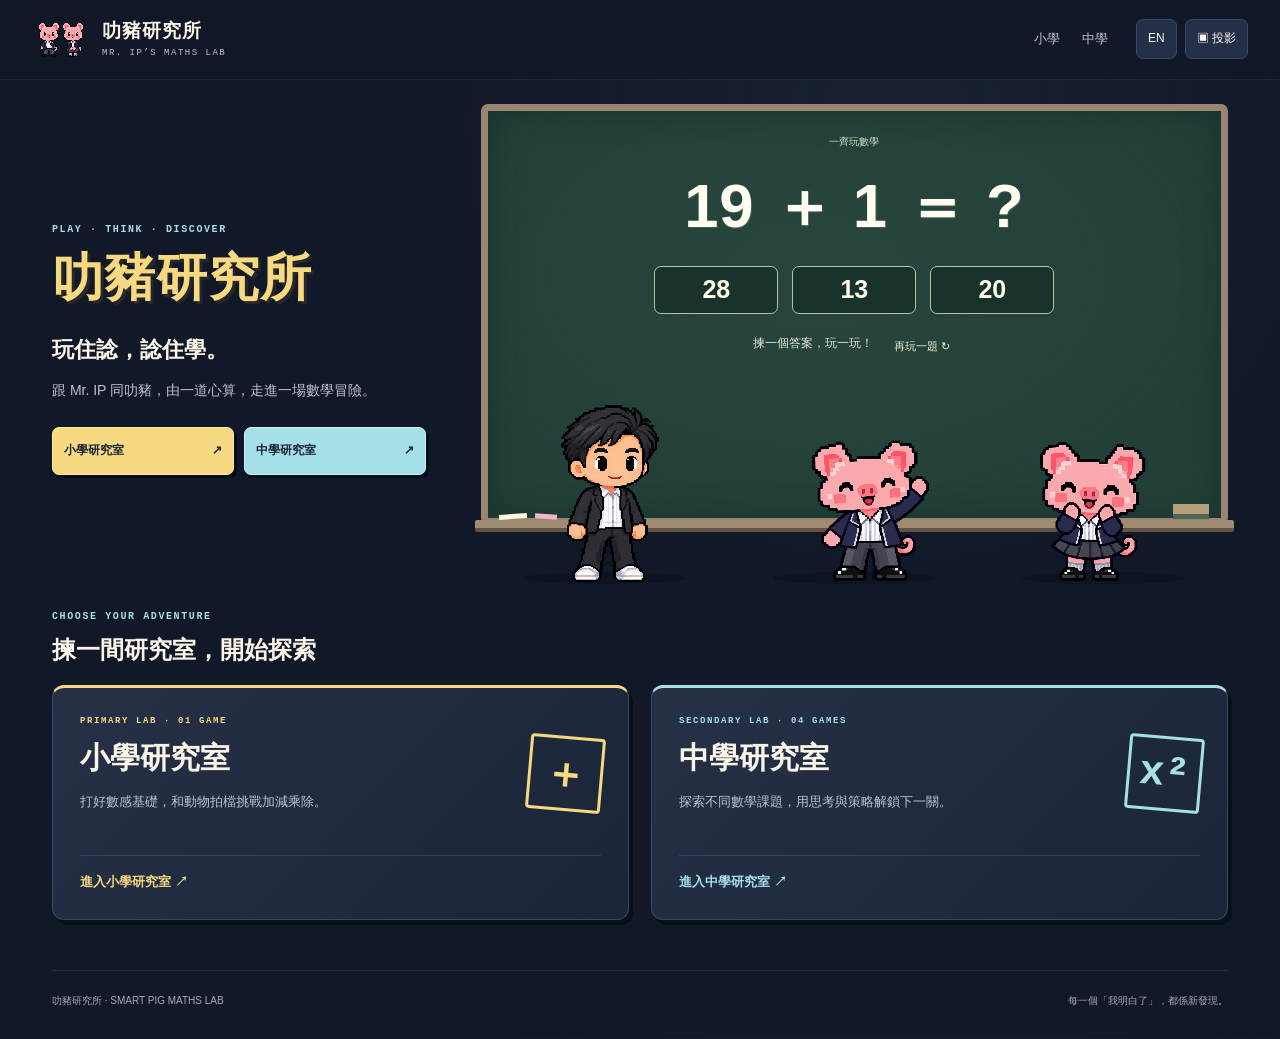
<file: index.html>
<!doctype html><html lang="zh-Hant"><head><meta charset="utf-8"><meta name="viewport" content="width=device-width,initial-scale=1"><meta name="theme-color" content="#111827"><meta name="description" content="叻豬研究所：Mr. IP 與叻豬陪你玩數學，一起探索小學及中學不同數學課題。"><title>首頁｜叻豬研究所</title><link rel="icon" href="assets/pig-pair.png" type="image/png"><link rel="stylesheet" href="style.css?v=upgrade10"><script defer src="math.js?v=upgrade10"></script><script defer src="app.js?v=upgrade10"></script></head><body data-page="index"><a class="skip" href="#main"><span data-zh="跳至主要內容" data-en="Skip to content">跳至主要內容</span></a><header class="site-header"><nav class="navigation" aria-label="主要導覽"><a class="brand" href="index.html"><span class="mini-duo" aria-hidden="true"><i class="pig-art boy"></i><i class="pig-art girl"></i></span><span><strong><span data-zh="叻豬研究所" data-en="Smart Pig Maths Lab">叻豬研究所</span></strong><small>MR. IP’S MATHS LAB</small></span></a><div class="nav-links"><a href="primary.html"><span data-zh="小學" data-en="Primary">小學</span></a><a href="secondary.html"><span data-zh="中學" data-en="Secondary">中學</span></a></div><div class="nav-tools"><button class="icon-button" id="language" aria-label="切換語言 / Switch language">EN</button><button class="icon-button projection-toggle" aria-pressed="false"><span data-zh="▣ 投影" data-en="▣ Present">▣ 投影</span></button></div></nav></header><div class="projection-bar"><span><span data-zh="課室投影模式" data-en="Classroom presentation">課室投影模式</span></span><div><button id="fullscreen"><span data-zh="全螢幕" data-en="Full screen">全螢幕</span></button><button class="projection-toggle" aria-pressed="true"><span data-zh="返回一般模式" data-en="Exit presentation">返回一般模式</span></button></div></div><main id="main" class="container"><section class="home-hero"><div class="hero-intro"><span class="eyebrow">PLAY · THINK · DISCOVER</span><h1><span data-zh="叻豬研究所" data-en="Smart Pig Maths Lab">叻豬研究所</span></h1><p class="hero-tagline"><span data-zh="玩住諗，諗住學。" data-en="Play. Think. Discover.">玩住諗，諗住學。</span></p><p><span data-zh="跟 Mr. IP 同叻豬，由一道心算，走進一場數學冒險。" data-en="Join Mr. IP and the Smart Pigs. Start with a question; discover an adventure.">跟 Mr. IP 同叻豬，由一道心算，走進一場數學冒險。</span></p><div class="hero-entrances"><a class="button" href="primary.html"><span data-zh="小學研究室" data-en="Primary Lab">小學研究室</span> ↗</a><a class="button cyan" href="secondary.html"><span data-zh="中學研究室" data-en="Secondary Lab">中學研究室</span> ↗</a></div></div><section class="lab-scene" aria-label="互動數學研究室"><div class="chalkboard" id="chalkboard"><div class="board-heading"><span data-zh="一齊玩數學" data-en="LET’S PLAY WITH NUMBERS">一齊玩數學</span></div><div class="board-content"><div class="math-expression" id="question" aria-live="polite"></div><div class="answer-choices" id="answer-choices" aria-label="答案選項"></div></div><div class="board-response"><p class="challenge-feedback" id="challenge-feedback" role="status" aria-live="polite"></p><button class="board-tool" id="next-question"><span data-zh="再玩一題 ↻" data-en="Another one ↻">再玩一題 ↻</span></button></div><div class="chalk-tray" aria-hidden="true"><i></i><i></i><b></b></div><span class="correct-stars" aria-hidden="true">✦ ★ ✦</span></div><div class="classroom-cast"><div class="teacher-host" role="img" aria-label="Mr. IP"><span class="teacher-art"></span></div><button class="pig-host" data-pig="boy" aria-label="跟男仔叻豬打招呼"><span class="pig-art boy" aria-hidden="true"></span></button><button class="pig-host" data-pig="girl" aria-label="跟女仔叻豬打招呼"><span class="pig-art girl" aria-hidden="true"></span></button></div><div class="speech-lane" aria-live="polite"><p id="pig-bubble" class="pig-bubble" hidden></p></div></section></section><section id="rooms" class="room-section" aria-labelledby="rooms-title"><div class="section-heading"><div><span class="eyebrow">CHOOSE YOUR ADVENTURE</span><h2 id="rooms-title"><span data-zh="揀一間研究室，開始探索" data-en="Choose a lab. Start exploring.">揀一間研究室，開始探索</span></h2></div></div><div class="room-grid"><a class="room-card primary-room" href="primary.html"><span class="room-symbol" aria-hidden="true">＋</span><span class="eyebrow">PRIMARY LAB · 01 GAME</span><h3><span data-zh="小學研究室" data-en="Primary Lab">小學研究室</span></h3><p><span data-zh="打好數感基礎，和動物拍檔挑戰加減乘除。" data-en="Build number sense. Explore arithmetic with animal friends.">打好數感基礎，和動物拍檔挑戰加減乘除。</span></p><span class="room-enter"><span data-zh="進入小學研究室" data-en="Explore Primary Lab">進入小學研究室</span> ↗</span></a><a class="room-card secondary-room" href="secondary.html"><span class="room-symbol" aria-hidden="true">x²</span><span class="eyebrow">SECONDARY LAB · 04 GAMES</span><h3><span data-zh="中學研究室" data-en="Secondary Lab">中學研究室</span></h3><p><span data-zh="探索不同數學課題，用思考與策略解鎖下一關。" data-en="Explore maths topics. Unlock the next level with thinking and strategy.">探索不同數學課題，用思考與策略解鎖下一關。</span></p><span class="room-enter"><span data-zh="進入中學研究室" data-en="Explore Secondary Lab">進入中學研究室</span> ↗</span></a></div></section></main><footer class="site-footer"><a href="index.html">叻豬研究所 · SMART PIG MATHS LAB</a><span><span data-zh="每一個「我明白了」，都係新發現。" data-en="Every “I get it!” is a new discovery.">每一個「我明白了」，都係新發現。</span></span></footer><p class="sr-only" id="global-status" role="status"></p></body></html>
</file>
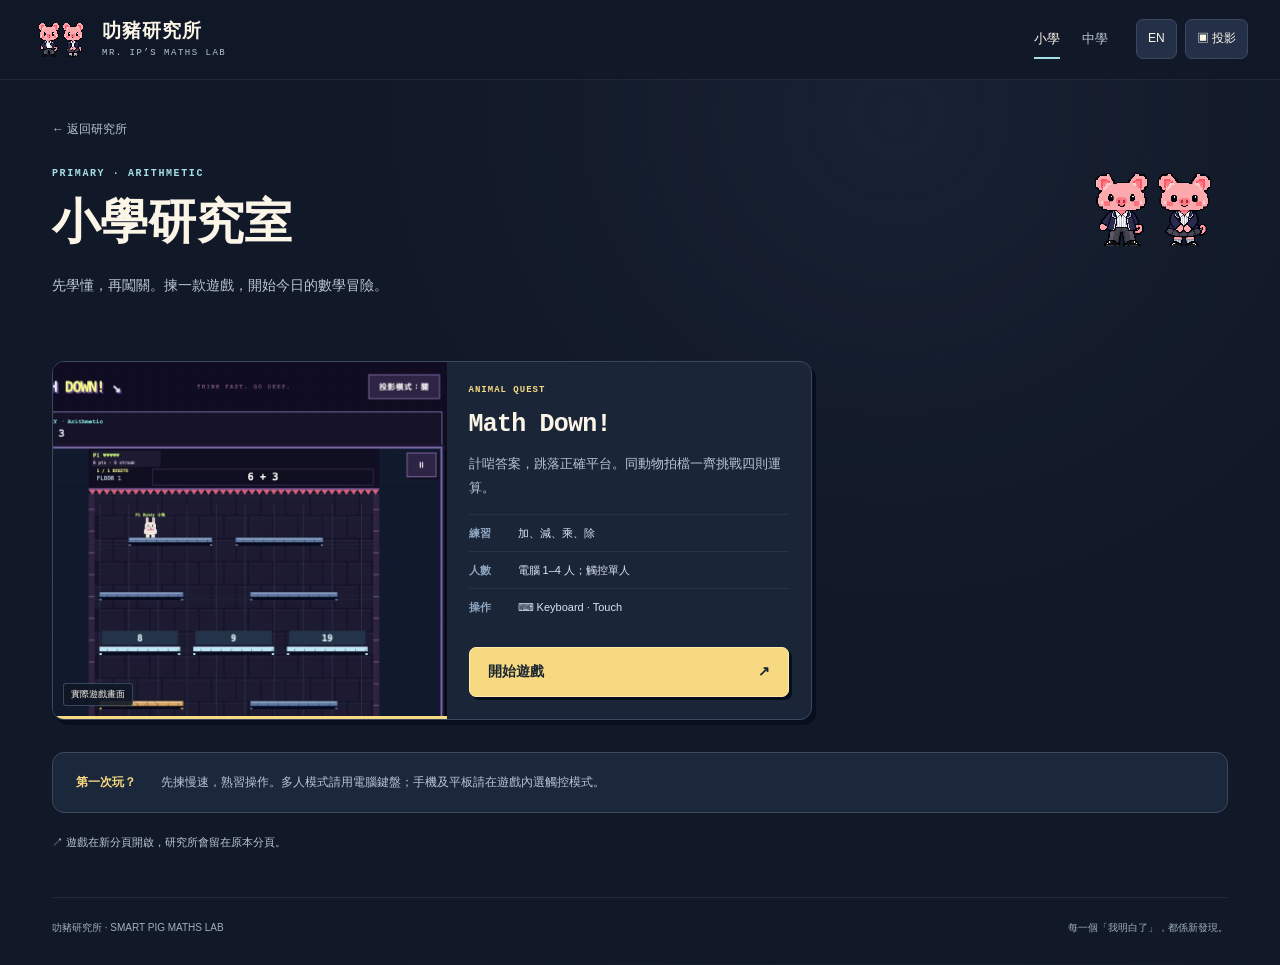
<file: primary.html>
<!doctype html><html lang="zh-Hant"><head><meta charset="utf-8"><meta name="viewport" content="width=device-width,initial-scale=1"><meta name="theme-color" content="#111827"><meta name="description" content="叻豬研究所：Mr. IP 與叻豬陪你玩數學，一起探索小學及中學不同數學課題。"><title>小學研究室｜叻豬研究所</title><link rel="icon" href="assets/pig-pair.png" type="image/png"><link rel="stylesheet" href="style.css?v=upgrade10"><script defer src="math.js?v=upgrade10"></script><script defer src="app.js?v=upgrade10"></script></head><body data-page="primary"><a class="skip" href="#main"><span data-zh="跳至主要內容" data-en="Skip to content">跳至主要內容</span></a><header class="site-header"><nav class="navigation" aria-label="主要導覽"><a class="brand" href="index.html"><span class="mini-duo" aria-hidden="true"><i class="pig-art boy"></i><i class="pig-art girl"></i></span><span><strong><span data-zh="叻豬研究所" data-en="Smart Pig Maths Lab">叻豬研究所</span></strong><small>MR. IP’S MATHS LAB</small></span></a><div class="nav-links"><a href="primary.html" aria-current="page"><span data-zh="小學" data-en="Primary">小學</span></a><a href="secondary.html"><span data-zh="中學" data-en="Secondary">中學</span></a></div><div class="nav-tools"><button class="icon-button" id="language" aria-label="切換語言 / Switch language">EN</button><button class="icon-button projection-toggle" aria-pressed="false"><span data-zh="▣ 投影" data-en="▣ Present">▣ 投影</span></button></div></nav></header><div class="projection-bar"><span><span data-zh="課室投影模式" data-en="Classroom presentation">課室投影模式</span></span><div><button id="fullscreen"><span data-zh="全螢幕" data-en="Full screen">全螢幕</span></button><button class="projection-toggle" aria-pressed="true"><span data-zh="返回一般模式" data-en="Exit presentation">返回一般模式</span></button></div></div><main id="main" class="container"><div class="page-heading"><div><a class="back-link" href="index.html">← <span data-zh="返回研究所" data-en="Back to the lab">返回研究所</span></a><span class="eyebrow">PRIMARY · ARITHMETIC</span><h1><span data-zh="小學研究室" data-en="Primary Lab">小學研究室</span></h1><p><span data-zh="先學懂，再闖關。揀一款遊戲，開始今日的數學冒險。" data-en="Learn a skill. Take on a challenge. Choose your next maths adventure.">先學懂，再闖關。揀一款遊戲，開始今日的數學冒險。</span></p></div><span class="mini-duo" aria-hidden="true"><i class="pig-art boy"></i><i class="pig-art girl"></i></span></div><p class="filter-count" id="filter-count" role="status"></p><div class="game-grid"><article class="game-card arithmetic" data-category="arithmetic"><div class="game-preview"><img src="assets/primary-live.png" width="1280" height="720" loading="lazy" alt="Math Down! 真實遊戲畫面"><span class="preview-label"><span data-zh="實際遊戲畫面" data-en="Actual gameplay">實際遊戲畫面</span></span></div><div class="game-card-body"><span class="eyebrow">ANIMAL QUEST</span><h2 class="game-name">Math Down!</h2><p class="game-description"><span data-zh="計啱答案，跳落正確平台。同動物拍檔一齊挑戰四則運算。" data-en="Calculate, choose a platform and explore with your animal friends.">計啱答案，跳落正確平台。同動物拍檔一齊挑戰四則運算。</span></p><dl class="game-facts"><div><dt><span data-zh="練習" data-en="Maths">練習</span></dt><dd><span data-zh="加、減、乘、除" data-en="Addition, subtraction, multiplication, division">加、減、乘、除</span></dd></div><div><dt><span data-zh="人數" data-en="Players">人數</span></dt><dd><span data-zh="電腦 1–4 人；觸控單人" data-en="Keyboard: 1–4 players; touch: solo">電腦 1–4 人；觸控單人</span></dd></div><div><dt><span data-zh="操作" data-en="Controls">操作</span></dt><dd>⌨ Keyboard · Touch</dd></div></dl><a class="button game-launch" href="https://icqm-ip.github.io/Math-Down-Primary/" target="_blank" rel="noopener noreferrer" aria-label="Math Down! — 在新分頁開啟"><span data-zh="開始遊戲" data-en="Play game">開始遊戲</span> <span aria-hidden="true">↗</span></a></div></article></div><aside class="help-strip"><strong><span data-zh="第一次玩？" data-en="First time?">第一次玩？</span></strong><p><span data-zh="先揀慢速，熟習操作。多人模式請用電腦鍵盤；手機及平板請在遊戲內選觸控模式。" data-en="Start slowly and practise the controls. Use a keyboard for multiplayer; select touch mode for phones and tablets.">先揀慢速，熟習操作。多人模式請用電腦鍵盤；手機及平板請在遊戲內選觸控模式。</span></p></aside><p class="newtab-note">↗ <span data-zh="遊戲在新分頁開啟，研究所會留在原本分頁。" data-en="Games open in a new tab. The lab stays here for you.">遊戲在新分頁開啟，研究所會留在原本分頁。</span></p></main><footer class="site-footer"><a href="index.html">叻豬研究所 · SMART PIG MATHS LAB</a><span><span data-zh="每一個「我明白了」，都係新發現。" data-en="Every “I get it!” is a new discovery.">每一個「我明白了」，都係新發現。</span></span></footer><p class="sr-only" id="global-status" role="status"></p></body></html>
</file>
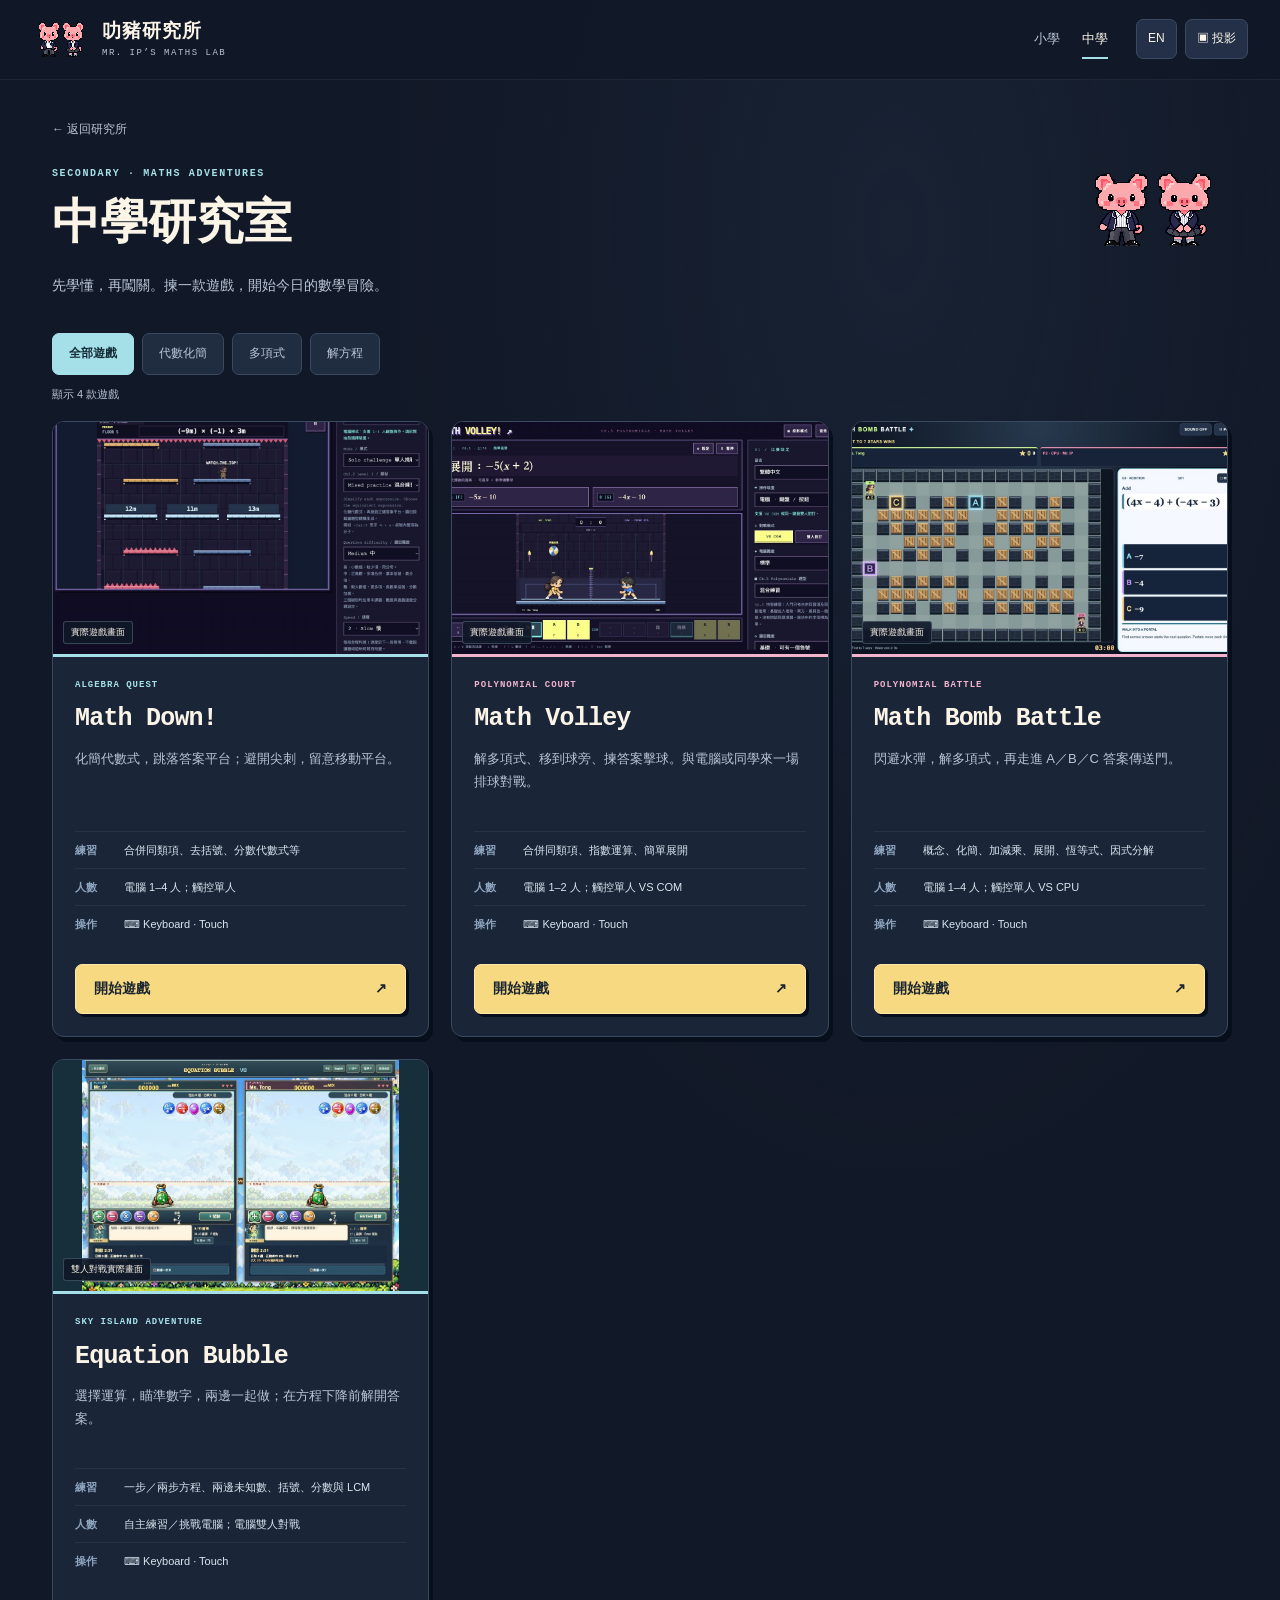
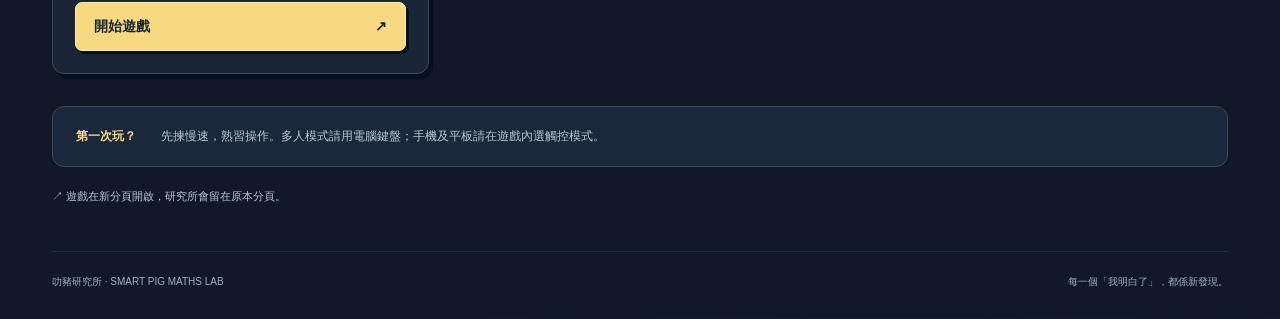
<file: secondary.html>
<!doctype html><html lang="zh-Hant"><head><meta charset="utf-8"><meta name="viewport" content="width=device-width,initial-scale=1"><meta name="theme-color" content="#111827"><meta name="description" content="叻豬研究所：Mr. IP 與叻豬陪你玩數學，一起探索小學及中學不同數學課題。"><title>中學研究室｜叻豬研究所</title><link rel="icon" href="assets/pig-pair.png" type="image/png"><link rel="stylesheet" href="style.css?v=upgrade10"><script defer src="math.js?v=upgrade10"></script><script defer src="app.js?v=upgrade10"></script></head><body data-page="secondary"><a class="skip" href="#main"><span data-zh="跳至主要內容" data-en="Skip to content">跳至主要內容</span></a><header class="site-header"><nav class="navigation" aria-label="主要導覽"><a class="brand" href="index.html"><span class="mini-duo" aria-hidden="true"><i class="pig-art boy"></i><i class="pig-art girl"></i></span><span><strong><span data-zh="叻豬研究所" data-en="Smart Pig Maths Lab">叻豬研究所</span></strong><small>MR. IP’S MATHS LAB</small></span></a><div class="nav-links"><a href="primary.html"><span data-zh="小學" data-en="Primary">小學</span></a><a href="secondary.html" aria-current="page"><span data-zh="中學" data-en="Secondary">中學</span></a></div><div class="nav-tools"><button class="icon-button" id="language" aria-label="切換語言 / Switch language">EN</button><button class="icon-button projection-toggle" aria-pressed="false"><span data-zh="▣ 投影" data-en="▣ Present">▣ 投影</span></button></div></nav></header><div class="projection-bar"><span><span data-zh="課室投影模式" data-en="Classroom presentation">課室投影模式</span></span><div><button id="fullscreen"><span data-zh="全螢幕" data-en="Full screen">全螢幕</span></button><button class="projection-toggle" aria-pressed="true"><span data-zh="返回一般模式" data-en="Exit presentation">返回一般模式</span></button></div></div><main id="main" class="container"><div class="page-heading"><div><a class="back-link" href="index.html">← <span data-zh="返回研究所" data-en="Back to the lab">返回研究所</span></a><span class="eyebrow">SECONDARY · MATHS ADVENTURES</span><h1><span data-zh="中學研究室" data-en="Secondary Lab">中學研究室</span></h1><p><span data-zh="先學懂，再闖關。揀一款遊戲，開始今日的數學冒險。" data-en="Learn a skill. Take on a challenge. Choose your next maths adventure.">先學懂，再闖關。揀一款遊戲，開始今日的數學冒險。</span></p></div><span class="mini-duo" aria-hidden="true"><i class="pig-art boy"></i><i class="pig-art girl"></i></span></div><div class="filters" aria-label="按課題篩選"><button data-filter="all" aria-pressed="true"><span data-zh="全部遊戲" data-en="All games">全部遊戲</span></button><button data-filter="algebra" aria-pressed="false"><span data-zh="代數化簡" data-en="Algebra">代數化簡</span></button><button data-filter="polynomials" aria-pressed="false"><span data-zh="多項式" data-en="Polynomials">多項式</span></button><button data-filter="equations" aria-pressed="false"><span data-zh="解方程" data-en="Equations">解方程</span></button></div><p class="filter-count" id="filter-count" role="status"></p><div class="game-grid"><article class="game-card algebra" data-category="algebra"><div class="game-preview"><img src="assets/secondary-live.png" width="1280" height="720" loading="lazy" alt="Math Down! 真實遊戲畫面"><span class="preview-label"><span data-zh="實際遊戲畫面" data-en="Actual gameplay">實際遊戲畫面</span></span></div><div class="game-card-body"><span class="eyebrow">ALGEBRA QUEST</span><h2 class="game-name">Math Down!</h2><p class="game-description"><span data-zh="化簡代數式，跳落答案平台；避開尖刺，留意移動平台。" data-en="Simplify expressions, land on the answer platform and avoid spikes.">化簡代數式，跳落答案平台；避開尖刺，留意移動平台。</span></p><dl class="game-facts"><div><dt><span data-zh="練習" data-en="Maths">練習</span></dt><dd><span data-zh="合併同類項、去括號、分數代數式等" data-en="Like terms, brackets, algebraic fractions and more">合併同類項、去括號、分數代數式等</span></dd></div><div><dt><span data-zh="人數" data-en="Players">人數</span></dt><dd><span data-zh="電腦 1–4 人；觸控單人" data-en="Keyboard: 1–4 players; touch: solo">電腦 1–4 人；觸控單人</span></dd></div><div><dt><span data-zh="操作" data-en="Controls">操作</span></dt><dd>⌨ Keyboard · Touch</dd></div></dl><a class="button game-launch" href="https://icqm-ip.github.io/Math-Down/" target="_blank" rel="noopener noreferrer" aria-label="Math Down! — 在新分頁開啟"><span data-zh="開始遊戲" data-en="Play game">開始遊戲</span> <span aria-hidden="true">↗</span></a></div></article><article class="game-card polynomials" data-category="polynomials"><div class="game-preview"><img src="assets/volley-live.png" width="1280" height="720" loading="lazy" alt="Math Volley 真實遊戲畫面"><span class="preview-label"><span data-zh="實際遊戲畫面" data-en="Actual gameplay">實際遊戲畫面</span></span></div><div class="game-card-body"><span class="eyebrow">POLYNOMIAL COURT</span><h2 class="game-name">Math Volley</h2><p class="game-description"><span data-zh="解多項式、移到球旁、揀答案擊球。與電腦或同學來一場排球對戰。" data-en="Solve, move to the ball and choose an answer to hit. Play against a CPU or a friend.">解多項式、移到球旁、揀答案擊球。與電腦或同學來一場排球對戰。</span></p><dl class="game-facts"><div><dt><span data-zh="練習" data-en="Maths">練習</span></dt><dd><span data-zh="合併同類項、指數運算、簡單展開" data-en="Like terms, powers and simple expansion">合併同類項、指數運算、簡單展開</span></dd></div><div><dt><span data-zh="人數" data-en="Players">人數</span></dt><dd><span data-zh="電腦 1–2 人；觸控單人 VS COM" data-en="Keyboard: 1–2 players; touch: solo vs CPU">電腦 1–2 人；觸控單人 VS COM</span></dd></div><div><dt><span data-zh="操作" data-en="Controls">操作</span></dt><dd>⌨ Keyboard · Touch</dd></div></dl><a class="button game-launch" href="https://icqm-ip.github.io/math-volley/" target="_blank" rel="noopener noreferrer" aria-label="Math Volley — 在新分頁開啟"><span data-zh="開始遊戲" data-en="Play game">開始遊戲</span> <span aria-hidden="true">↗</span></a></div></article><article class="game-card polynomials" data-category="polynomials"><div class="game-preview"><img src="assets/bomb-live.png" width="1280" height="720" loading="lazy" alt="Math Bomb Battle 真實遊戲畫面"><span class="preview-label"><span data-zh="實際遊戲畫面" data-en="Actual gameplay">實際遊戲畫面</span></span></div><div class="game-card-body"><span class="eyebrow">POLYNOMIAL BATTLE</span><h2 class="game-name">Math Bomb Battle</h2><p class="game-description"><span data-zh="閃避水彈，解多項式，再走進 A／B／C 答案傳送門。" data-en="Dodge water bombs, solve a polynomial and enter an A/B/C answer portal.">閃避水彈，解多項式，再走進 A／B／C 答案傳送門。</span></p><dl class="game-facts"><div><dt><span data-zh="練習" data-en="Maths">練習</span></dt><dd><span data-zh="概念、化簡、加減乘、展開、恆等式、因式分解" data-en="Concepts, simplification, operations, expansion, identities and factorisation">概念、化簡、加減乘、展開、恆等式、因式分解</span></dd></div><div><dt><span data-zh="人數" data-en="Players">人數</span></dt><dd><span data-zh="電腦 1–4 人；觸控單人 VS CPU" data-en="Keyboard: 1–4 players; touch: solo vs CPU">電腦 1–4 人；觸控單人 VS CPU</span></dd></div><div><dt><span data-zh="操作" data-en="Controls">操作</span></dt><dd>⌨ Keyboard · Touch</dd></div></dl><a class="button game-launch" href="https://icqm-ip.github.io/Math-Bomb/" target="_blank" rel="noopener noreferrer" aria-label="Math Bomb Battle — 在新分頁開啟"><span data-zh="開始遊戲" data-en="Play game">開始遊戲</span> <span aria-hidden="true">↗</span></a></div></article><article class="game-card equations" data-category="equations"><div class="game-preview" style="background:#172f3b"><img src="equation-bubble-2player.png" width="1280" height="720" loading="lazy" style="object-fit:contain" alt="Equation Bubble 雙人對戰：Mr. IP 對 Ms. Tong"><span class="preview-label"><span data-zh="雙人對戰實際畫面" data-en="Actual two-player gameplay">雙人對戰實際畫面</span></span></div><div class="game-card-body"><span class="eyebrow">SKY ISLAND ADVENTURE</span><h2 class="game-name">Equation Bubble</h2><p class="game-description"><span data-zh="選擇運算，瞄準數字，兩邊一起做；在方程下降前解開答案。" data-en="Choose an operation, aim at a number and apply it to both sides. Solve before the equations fall.">選擇運算，瞄準數字，兩邊一起做；在方程下降前解開答案。</span></p><dl class="game-facts"><div><dt><span data-zh="練習" data-en="Maths">練習</span></dt><dd><span data-zh="一步／兩步方程、兩邊未知數、括號、分數與 LCM" data-en="One-step and two-step equations, variables on both sides, brackets, fractions and LCM">一步／兩步方程、兩邊未知數、括號、分數與 LCM</span></dd></div><div><dt><span data-zh="人數" data-en="Players">人數</span></dt><dd><span data-zh="自主練習／挑戰電腦；電腦雙人對戰" data-en="Solo practice / vs CPU; two players on one keyboard">自主練習／挑戰電腦；電腦雙人對戰</span></dd></div><div><dt><span data-zh="操作" data-en="Controls">操作</span></dt><dd>⌨ Keyboard · Touch</dd></div></dl><a class="button game-launch" href="https://icqm-ip.github.io/Equation-Bubble/" target="_blank" rel="noopener noreferrer" aria-label="Equation Bubble — 在新分頁開啟"><span data-zh="開始遊戲" data-en="Play game">開始遊戲</span> <span aria-hidden="true">↗</span></a></div></article></div><aside class="help-strip"><strong><span data-zh="第一次玩？" data-en="First time?">第一次玩？</span></strong><p><span data-zh="先揀慢速，熟習操作。多人模式請用電腦鍵盤；手機及平板請在遊戲內選觸控模式。" data-en="Start slowly and practise the controls. Use a keyboard for multiplayer; select touch mode for phones and tablets.">先揀慢速，熟習操作。多人模式請用電腦鍵盤；手機及平板請在遊戲內選觸控模式。</span></p></aside><p class="newtab-note">↗ <span data-zh="遊戲在新分頁開啟，研究所會留在原本分頁。" data-en="Games open in a new tab. The lab stays here for you.">遊戲在新分頁開啟，研究所會留在原本分頁。</span></p></main><footer class="site-footer"><a href="index.html">叻豬研究所 · SMART PIG MATHS LAB</a><span><span data-zh="每一個「我明白了」，都係新發現。" data-en="Every “I get it!” is a new discovery.">每一個「我明白了」，都係新發現。</span></span></footer><p class="sr-only" id="global-status" role="status"></p></body></html>
</file>
<file: style.css>
/* Smart Pig Maths Lab — Cute Pixel Art × Clear Educational UI */
:root{color-scheme:dark;--bg:#111827;--panel:#1b2538;--panel-light:#243047;--line:#3b4960;--ink:#fbf5e8;--muted:#b9c5d6;--yellow:#f7d982;--cyan:#a5e0e9;--pink:#f2b4cd;--green:#233f39;--success:#b5e8b6;--radius:12px;--shadow:4px 5px 0 #080f1c;--brand-font:'Arial Rounded MT Bold','PingFang TC','Microsoft JhengHei',sans-serif;--ui-font:-apple-system,BlinkMacSystemFont,'Segoe UI','PingFang TC','Microsoft JhengHei',sans-serif;--math-font:'Chalkboard SE','Chalkboard','Trebuchet MS',sans-serif;--game-font:ui-monospace,'SFMono-Regular',Consolas,monospace;--fast:160ms;--normal:260ms}*{box-sizing:border-box}html{scroll-behavior:smooth;scroll-padding-top:90px}body{margin:0;color:var(--ink);background:radial-gradient(ellipse at 70% 12%,#26364b55,transparent 40%),var(--bg);font:16px/1.65 var(--ui-font)}body:before{content:'';position:fixed;inset:0;pointer-events:none;z-index:-1;background-image:linear-gradient(#b6d9ec025 1px,transparent 1px),linear-gradient(90deg,#b6d9ec025 1px,transparent 1px);background-size:40px 40px}button,input,select{font:inherit}button,a,input,select{-webkit-tap-highlight-color:transparent}button,a{touch-action:manipulation}button{cursor:pointer}a{color:inherit;text-decoration:none}button{color:inherit}button,input,select{border-radius:7px}button:focus-visible,a:focus-visible,input:focus-visible,select:focus-visible{outline:3px solid var(--yellow);outline-offset:4px}button:disabled{cursor:default;opacity:.55}button:active:not(:disabled),.button:active{transform:translateY(2px)}[hidden]{display:none!important}p{margin:0 0 1em}h1,h2,h3{line-height:1.2;margin:0 0 .5em}h1,h2,h3{font-family:var(--brand-font)}h1{font-size:clamp(30px,4vw,48px)}.container{width:min(1240px,100%);padding:0 32px;margin:auto;min-height:75vh}.eyebrow{display:block;font:700 10px/1.5 var(--game-font);letter-spacing:1.6px;color:var(--cyan);margin-bottom:12px}.muted{color:var(--muted)}.sr-only{position:absolute;width:1px;height:1px;padding:0;overflow:hidden;clip:rect(0,0,0,0);white-space:nowrap;border:0}.skip{position:fixed;top:-90px;left:12px;background:var(--yellow);color:var(--bg);padding:10px 15px;z-index:100}.skip:focus{top:10px}.site-header{border-bottom:1px solid #a5c9e317;background:#111827d9}.navigation{width:min(1304px,100%);padding:18px 32px;display:flex;gap:28px;align-items:center;margin:auto}.brand{display:flex;gap:12px;align-items:center}.brand strong{font:800 19px/1.4 var(--brand-font);letter-spacing:1px;display:block}.brand small{display:block;color:var(--muted);font:9px/1.8 var(--game-font);letter-spacing:1.5px}.mini-duo{display:flex;flex-shrink:0}.mini-duo .pig-art{width:29px;height:36px}.nav-links{display:flex;gap:22px;margin-left:auto;font-size:13px}.nav-links a{padding:8px 0;color:var(--muted);border-bottom:2px solid transparent}.nav-links a[aria-current=page],.nav-links a:hover{color:var(--ink);border-bottom-color:var(--cyan)}.nav-tools{display:flex;gap:8px}.icon-button{font-size:12px;border:1px solid var(--line);background:#243047;padding:8px 11px;min-height:40px;white-space:nowrap}.button{display:inline-flex;align-items:center;justify-content:space-between;gap:20px;padding:12px 18px;min-height:48px;border:1px solid #ffe9aa;border-radius:7px;background:var(--yellow);color:#1a2532;font-weight:800;font-size:14px;box-shadow:3px 3px #070e1b;transition:transform var(--fast),filter var(--fast)}.button:hover{filter:brightness(1.07);transform:translateY(-2px)}.button.cyan{background:var(--cyan);border-color:#c9f3f8}.text-button{border:0;background:none;padding:0;color:var(--cyan);font-size:12px;text-align:left;text-decoration:underline;text-underline-offset:4px}.home-hero{display:grid;grid-template-columns:minmax(0,.75fr) minmax(0,1.5fr);gap:55px;align-items:center;padding:34px 0 32px}.hero-intro h1{font-size:clamp(38px,4.7vw,59px);color:var(--yellow);letter-spacing:1px;line-height:1.13;max-width:340px;text-wrap:balance;text-shadow:3px 3px #84643833}.hero-tagline{font-size:22px;font-weight:750;margin:22px 0 10px}.hero-intro>p:not(.hero-tagline){font-size:14px;color:var(--muted);max-width:340px}.hero-entrances{display:grid;grid-template-columns:1fr 1fr;gap:10px;margin-top:25px}.hero-entrances .button{font-size:12px;padding:11px;gap:5px;white-space:nowrap}.teacher-teaser{border-top:1px solid var(--line);margin-top:30px;padding-top:22px;display:flex;align-items:flex-start;gap:13px}.tiny-icon{font-size:30px;color:var(--cyan);line-height:1}.teacher-teaser strong{font-size:12px}.teacher-teaser p{font-size:12px;color:var(--muted);margin:4px 0 8px}.lab-scene{position:relative;min-width:0}.chalkboard{position:relative;border:7px solid #998572;border-radius:7px;background:radial-gradient(ellipse at 45% 40%,#31534755,transparent 75%),var(--green);box-shadow:0 7px 0 #080f1b44,inset 0 0 35px #09252277;padding:17px 25px 10px;color:#fffdf0;isolation:isolate}.chalkboard:before{content:'';position:absolute;inset:5px;background:repeating-linear-gradient(175deg,transparent 0 45px,#f6f5d202 45px 46px);z-index:-1;pointer-events:none}.board-heading{display:flex;align-items:center;justify-content:space-between;gap:12px;font:700 11px/1.5 var(--ui-font);letter-spacing:1px;color:#d2e3cc;margin-bottom:14px}.board-heading span:last-child{font:10px var(--game-font);letter-spacing:0}.board-settings{display:grid;grid-template-columns:minmax(0,1.6fr) minmax(0,1fr);gap:12px}.board-settings label{color:#d6e3d2;font-size:10px;display:flex;flex-direction:column;gap:4px}.board-settings select{width:100%;min-width:0;font-size:11px;color:#fff9e6;background:#102e28;border:1px solid #738d78;padding:7px;min-height:36px}.board-content{display:grid;align-items:center;min-height:187px;padding-top:10px}.board-start{border:0;background:none;width:100%;padding:14px 0;color:inherit;display:flex;flex-direction:column;align-items:center;gap:18px}.math-expression{font-family:var(--math-font);font-size:clamp(35px,4.2vw,62px);font-weight:700;font-variant-numeric:lining-nums tabular-nums;letter-spacing:1px;text-align:center;line-height:1.35;white-space:nowrap;text-shadow:1px 1px #fff8d622}.start-caption{font-size:13px;color:#e4e8ce}.answer-choices{display:grid;grid-template-columns:repeat(3,minmax(0,1fr));gap:10px;margin:12px 0}.answer-choices button{background:#17332c;color:#fffbea;border:1px solid #b3c6a4;font:700 24px/1.4 var(--math-font);min-height:48px;transition:background var(--fast)}.answer-choices button:hover:not(:disabled){background:#426551}.answer-choices button.is-correct{background:#b5e8b6;color:#13291e;border-color:#dcffdf}.answer-choices button.is-wrong{border-color:#f5c3b9;background:#584339}#answer-form{display:flex;gap:8px}#answer-input{min-width:0;flex:1;width:100%;background:#16362d;border:1px solid #8da389;color:#fffdf0;padding:7px 12px;font-size:17px;min-height:42px}#answer-input::placeholder{color:#c9d4c0;font-size:12px}#submit-answer{border:0;background:#f7e8b6;color:#253b31;font-size:13px;font-weight:800;padding:8px 17px}.challenge-feedback{min-height:41px;padding:10px 0 5px;font-size:12px;line-height:1.6;color:#e4ead5}.challenge-feedback[data-state=correct]{color:#c6ffc6}.challenge-feedback[data-state=wrong]{color:#ffddbd}.board-bottom{border-top:1px solid #b7d3b223;min-height:40px;display:flex;justify-content:space-between;gap:10px;align-items:center;font-size:12px;color:#f5df94}.board-bottom>div{display:flex;gap:12px}.board-tool{background:none;color:#f4efd6;border:0;padding:5px;font-size:11px;min-height:36px}.board-tool:hover{text-decoration:underline}.chalk-tray{position:absolute;bottom:-14px;left:-13px;right:-13px;height:12px;background:#a18b70;border-bottom:4px solid #635345;border-radius:2px}.chalk-tray i{position:absolute;bottom:9px;left:24px;width:28px;height:5px;background:#fff7dd;transform:rotate(-4deg)}.chalk-tray i:nth-child(2){left:60px;width:22px;background:var(--pink);transform:rotate(4deg)}.chalk-tray b{position:absolute;bottom:9px;right:25px;width:36px;height:15px;border-bottom:5px solid #4b6556;background:#b6a07c}.correct-stars{position:absolute;right:20px;bottom:36px;font-size:26px;color:#ffe88b;pointer-events:none;opacity:0}.chalkboard.celebrate .correct-stars{animation:star-pop 1s ease-out}.speech-lane{height:65px;position:relative;margin-top:10px;z-index:3;pointer-events:none}.pig-bubble{position:absolute;bottom:5px;left:43%;width:max-content;max-width:55%;padding:6px 12px;background:#fff4de;color:#343142;border:2px solid #d8c9b1;border-radius:8px;font-weight:800;font-size:14px;line-height:1.5;white-space:nowrap;margin:0;box-shadow:2px 3px #070d1922;animation:bubble-in var(--normal) ease-out}.pig-bubble:after{content:'';position:absolute;width:8px;height:8px;background:#fff4de;border-right:2px solid #d8c9b1;border-bottom:2px solid #d8c9b1;transform:rotate(45deg);bottom:-6px;left:20px}.pig-bubble[data-speaker=girl]{left:auto;right:2%}.pig-bubble[data-speaker=all]{left:auto;right:16%}.classroom-cast{height:190px;display:flex;align-items:flex-end;justify-content:center;gap:10px;background:linear-gradient(transparent 69%,#26314566 69%);position:relative;border-radius:6px}.teacher-host,.pig-host{position:relative;display:flex;align-items:flex-end;justify-content:center;width:32%;isolation:isolate;flex-shrink:1}.teacher-host:before,.pig-host:before{content:'';position:absolute;bottom:1px;left:16%;width:68%;height:12px;border-radius:50%;background:#070d1c66;z-index:-1}.teacher-art{display:block;width:125px;height:250px;flex-shrink:0;background:url('assets/cast.png') 0 0/300% 100% no-repeat;image-rendering:pixelated;transform:translateY(18px)}.pig-art{display:block;background-image:url('assets/pig-expressions.png');background-size:200% 200%;background-repeat:no-repeat;image-rendering:pixelated;aspect-ratio:1;flex-shrink:0}.pig-art.boy{background-position:0 0}.pig-art.girl{background-position:100% 0}.pig-host{border:0;background:none;padding:0;color:inherit}.pig-host .pig-art{width:170px;max-width:100%}.pig-host:hover .pig-art{filter:drop-shadow(0 0 7px #f2b4cd55)}.pig-host.happy .boy{background-position:0 100%}.pig-host.happy .girl{background-position:100% 100%}.pig-host.happy .pig-art{clip-path:inset(3% 0 0);animation:pig-hop 700ms ease-out}.pig-host[data-pig=girl].happy .pig-art{animation:pig-wiggle 700ms ease-out}.scene-actions{display:flex;justify-content:space-between;align-items:center;gap:10px;padding:12px 6px;color:var(--muted);font-size:10px}.scene-actions button{border:1px solid #f2b4cd66;background:#49364b;color:#ffe3ef;font-size:11px;min-height:36px;padding:5px 12px}.section-heading{display:flex;align-items:center;justify-content:space-between;gap:24px;margin-bottom:20px}.section-heading h2{font-size:24px;margin:0}.section-heading>a{font-size:12px;color:var(--muted);white-space:nowrap}.room-section{padding:35px 0 5px}.room-grid{display:grid;grid-template-columns:1fr 1fr;gap:22px}.room-card{--accent:var(--yellow);border:1px solid var(--line);border-top:3px solid var(--accent);border-radius:var(--radius);box-shadow:var(--shadow);background:linear-gradient(135deg,#263047,#1a2538);padding:27px;position:relative;overflow:hidden;transition:transform var(--normal),border-color var(--normal)}.room-card:hover{transform:translateY(-4px);border-color:var(--accent)}.secondary-room{--accent:var(--cyan)}.room-card .eyebrow{color:var(--accent);font-size:9px}.room-card h3{font-size:30px}.room-card p{font-size:13px;color:var(--muted);max-width:75%;min-height:44px;margin-bottom:20px}.room-enter{display:block;border-top:1px solid #a5c9e324;padding-top:15px;color:var(--accent);font-size:13px;font-weight:750}.room-symbol{position:absolute;right:25px;top:48px;color:var(--accent);font:700 42px var(--game-font);border:3px solid var(--accent);width:75px;height:75px;display:grid;place-items:center;transform:rotate(5deg);border-radius:4px}.how-it-works{display:flex;gap:45px;justify-content:center;margin:35px 0;color:var(--muted);font-size:12px}.how-it-works p{margin:0}.how-it-works b{color:var(--cyan);margin-right:9px;font:700 12px var(--game-font)}.site-footer{width:min(1176px,calc(100% - 64px));margin:45px auto 0;border-top:1px solid #a5c9e31c;padding:22px 0 28px;display:flex;justify-content:space-between;gap:18px;color:#9eafc2;font-size:10px}.page-heading{padding:40px 0 28px;display:flex;justify-content:space-between;align-items:center;gap:30px}.back-link{display:block;color:var(--muted);font-size:12px;margin-bottom:26px}.page-heading .eyebrow{font-size:10px}.page-heading p{font-size:14px;color:var(--muted);max-width:650px;margin:12px 0 0}.page-heading .mini-duo .pig-art{width:75px;height:75px}.filters{display:flex;flex-wrap:wrap;gap:8px;margin:8px 0 10px}.filters button{background:#202d41;border:1px solid var(--line);padding:9px 16px;color:var(--muted);font-size:12px;min-height:42px}.filters button[aria-pressed=true]{background:var(--cyan);color:#142d36;border-color:var(--cyan);font-weight:800}body[data-page=primary] .filters button[aria-pressed=true]{background:var(--yellow)}.filter-count{font-size:11px;color:var(--muted);min-height:18px;margin-bottom:18px}.game-grid{display:grid;grid-template-columns:repeat(3,minmax(0,1fr));gap:22px}.game-card{--accent:var(--cyan);background:var(--panel);border:1px solid var(--line);border-radius:var(--radius);box-shadow:var(--shadow);display:flex;flex-direction:column;overflow:hidden;transition:transform var(--normal),border-color var(--normal)}.game-card:hover{transform:translateY(-5px);border-color:var(--accent)}.game-card.arithmetic{--accent:var(--yellow)}.game-card.polynomials{--accent:var(--pink)}.game-preview{position:relative;aspect-ratio:16/10;overflow:hidden;border-bottom:3px solid var(--accent);background:#101d2c}.game-preview img{width:100%;height:100%;object-fit:cover;object-position:top;display:block;transition:transform var(--normal)}.game-card:hover img{transform:scale(1.025)}.preview-label{position:absolute;bottom:10px;left:10px;background:#101827e8;border:1px solid #a5c9e344;font-size:9px;padding:3px 7px;border-radius:3px}.game-card-body{padding:22px;display:flex;flex-direction:column;flex:1}.game-card .eyebrow{color:var(--accent);font-size:9px;letter-spacing:1px}.game-name{font:800 25px/1.2 var(--game-font);letter-spacing:-.8px}.game-description{color:var(--muted);font-size:13px;line-height:1.8;min-height:69px}.game-facts{font-size:11px;margin:2px 0 22px}.game-facts>div{display:grid;grid-template-columns:40px minmax(0,1fr);gap:9px;border-top:1px solid #a5c9e314;padding:9px 0}.game-facts dt{color:#8da5bf;font-weight:700}.game-facts dd{margin:0;color:#d9e5ef}.game-card .game-launch{margin-top:auto}.setup-link{font-size:11px;color:var(--muted);text-align:center;padding-top:14px;display:block}.setup-link:hover{text-decoration:underline}.help-strip{display:flex;align-items:center;gap:25px;border:1px solid var(--line);border-radius:var(--radius);background:#1b283b;padding:20px 23px;margin-top:32px;font-size:12px}.help-strip strong{color:var(--yellow);white-space:nowrap}.help-strip p{color:var(--muted);margin:0;flex:1}.help-strip a{color:var(--cyan);white-space:nowrap}.newtab-note{font-size:11px;color:var(--muted);margin-top:20px}.teacher-page-art{width:75px;height:150px;transform:none}.teacher-warmup{display:flex;justify-content:space-between;align-items:center;gap:25px;padding:23px;background:#263a43;border:1px solid #708a7755;border-radius:var(--radius);margin-bottom:30px}.teacher-warmup p{color:var(--muted);font-size:12px;margin:5px 0 0}.teacher-warmup strong{font-size:17px}.setup-note{color:var(--muted);font-size:12px;border-left:3px solid var(--cyan);padding-left:13px;max-width:850px;margin:20px 0 25px}.teacher-grid{display:grid;grid-template-columns:1fr 1fr;gap:22px}.teacher-card{background:var(--panel);border:1px solid var(--line);border-radius:var(--radius);padding:26px;display:flex;flex-direction:column;scroll-margin-top:25px}.teacher-card:target{outline:2px solid var(--yellow);outline-offset:4px}.teacher-card .game-facts{margin-bottom:5px}.teacher-card .game-facts>div{grid-template-columns:48px minmax(0,1fr)}.teacher-card-top{margin-bottom:13px}.setup-steps{font-size:12px;color:var(--muted);padding-left:20px;line-height:1.9;flex:1}.setup-steps li{padding-left:4px;margin:5px 0}.projection-bar{display:none}.presenting .site-header,.presenting .site-footer,.presenting .hero-intro,.presenting .how-it-works,.presenting .room-section,.presenting .back-link,.presenting .help-strip,.presenting .newtab-note{display:none}.presenting .projection-bar{display:flex;justify-content:space-between;align-items:center;gap:14px;padding:12px 25px;position:sticky;top:0;z-index:20;background:#111827f5;border-bottom:1px solid var(--line);font-size:13px}.projection-bar>div{display:flex;gap:10px}.projection-bar button{border:1px solid var(--line);background:#26374e;color:var(--ink);padding:9px 15px;min-height:44px;font-size:12px}.presenting .container{max-width:1440px}.presenting .home-hero{display:block;padding-top:26px}.presenting .lab-scene{width:min(980px,100%);margin:auto}.presenting .chalkboard{padding:24px 45px 12px}.presenting .math-expression{font-size:clamp(40px,7.5vw,100px)}.presenting .board-settings select{font-size:16px;min-height:44px}.presenting .board-content{min-height:210px}.presenting .answer-choices button{font-size:30px;min-height:55px}.presenting #answer-input{font-size:23px;min-height:50px}.presenting .challenge-feedback{font-size:17px;min-height:45px}.presenting .board-tool{font-size:15px}.presenting .classroom-cast{height:120px}.presenting .teacher-art{height:175px;width:87.5px;transform:translateY(12px)}.presenting .pig-host .pig-art{width:120px}.presenting .speech-lane{height:55px}.presenting .scene-actions{padding-top:5px}.presenting .page-heading{padding-top:25px}.presenting .game-name{font-size:29px}.presenting .game-description,.presenting .game-facts{font-size:16px}
@keyframes pig-hop{0%,100%{transform:translateY(0)}35%{transform:translateY(-12px) rotate(-5deg)}70%{transform:translateY(-4px) rotate(3deg)}}@keyframes pig-wiggle{0%,100%{transform:rotate(0)}35%{transform:rotate(6deg) translateY(-5px)}70%{transform:rotate(-4deg) translateY(-8px)}}@keyframes bubble-in{from{opacity:0;transform:translateY(5px) scale(.92)}to{opacity:1;transform:translateY(0) scale(1)}}@keyframes star-pop{0%{opacity:0;transform:translateY(10px) scale(.6)}25%{opacity:1}100%{opacity:0;transform:translateY(-35px) scale(1.1)}}
@media(min-width:950px){body[data-page=primary] .game-grid{grid-template-columns:minmax(0,760px)}body[data-page=primary] .game-card{display:grid;grid-template-columns:1.08fr 1fr}body[data-page=primary] .game-preview{aspect-ratio:auto;min-height:100%}body[data-page=primary] .game-preview img{object-fit:cover;object-position:25% top}body[data-page=primary] .game-description{min-height:0}}
@media(max-width:1050px){.navigation{gap:18px}.brand strong{font-size:16px}.nav-links{gap:14px}.home-hero{gap:25px;grid-template-columns:minmax(0,.75fr) minmax(0,1.3fr)}.hero-intro h1{font-size:44px}.hero-entrances{grid-template-columns:1fr}.hero-intro>p{font-size:13px}.chalkboard{padding:15px 17px 8px}.math-expression{font-size:42px}.teacher-art{height:220px;width:110px}.pig-host .pig-art{width:150px}.classroom-cast{height:175px}.game-card-body{padding:18px}.game-name{font-size:22px}.game-grid{gap:17px}.game-facts{font-size:10px}}
@media(max-width:800px){.navigation{padding:14px 23px;flex-wrap:wrap;gap:8px 18px}.nav-tools{margin-left:auto}.nav-links{order:3;width:100%;margin:0;justify-content:center;gap:30px;font-size:12px}.nav-links a{padding:5px 0}.container{padding:0 24px}.home-hero{grid-template-columns:1fr;gap:24px;padding-top:25px}.hero-intro{display:grid;grid-template-columns:1fr 1fr;gap:0 20px;align-items:center}.hero-intro .eyebrow{grid-column:1}.hero-intro h1{grid-column:1;font-size:39px;max-width:none}.hero-tagline{grid-column:1;font-size:19px;margin:5px 0 0}.hero-intro>p:not(.hero-tagline){display:none}.hero-entrances{grid-column:2;grid-row:1/5;grid-template-columns:1fr;margin:0}.hero-entrances .button{font-size:13px;padding:12px}.teacher-teaser{display:none}.lab-scene{width:min(680px,100%);margin:auto}.math-expression{font-size:58px}.chalkboard{padding:18px 25px 10px}.classroom-cast{height:165px}.teacher-art{height:220px;width:110px}.pig-host .pig-art{width:150px}.game-grid{grid-template-columns:1fr 1fr}.game-name{font-size:24px}.game-facts{font-size:11px}.section-heading h2{font-size:22px}.room-card{padding:22px}.room-card h3{font-size:25px}.room-symbol{right:20px;width:55px;height:55px;font-size:30px}.room-card p{max-width:73%}.site-footer{width:calc(100% - 48px);flex-wrap:wrap}.teacher-grid{gap:17px}.teacher-card{padding:20px}.teacher-warmup .button{white-space:nowrap}.help-strip{flex-wrap:wrap;gap:12px}.help-strip p{min-width:60%}}
@media(max-width:520px){.navigation{padding:12px 18px;gap:10px}.brand{gap:7px}.brand strong{font-size:15px;letter-spacing:0}.brand small{font-size:7px;letter-spacing:1px}.mini-duo .pig-art{width:23px;height:28px}.icon-button{font-size:10px;padding:7px 9px;min-height:38px}.nav-tools{gap:5px}.nav-links{gap:30px}.container{padding:0 17px}.home-hero{padding:21px 0 17px;gap:24px}.hero-intro{display:block}.hero-intro .eyebrow{font-size:9px;margin-bottom:7px}.hero-intro h1{font-size:32px;line-height:1.1;margin-bottom:8px;max-width:none}.hero-tagline{font-size:16px;display:none}.hero-entrances{grid-template-columns:1fr 1fr;margin-top:15px;gap:9px}.hero-entrances .button{font-size:12px;min-height:44px;padding:10px}.chalkboard{border-width:5px;padding:13px 13px 6px}.board-heading{font-size:10px;letter-spacing:0;margin-bottom:12px;gap:5px}.board-heading span:last-child{font-size:9px}.board-settings{grid-template-columns:minmax(0,1.6fr) minmax(0,1fr);gap:9px}.board-settings select{font-size:10px;min-height:38px;padding:5px}.board-settings label{font-size:9px}.math-expression{font-size:clamp(29px,8vw,42px);letter-spacing:0}.board-content{min-height:170px;padding-top:7px}.board-start{gap:15px;padding:17px 0}.start-caption{font-size:12px}.answer-choices{gap:7px;margin:10px 0}.answer-choices button{font-size:21px;min-height:43px}#answer-form{gap:7px}#answer-input{min-height:40px;padding:5px 10px;font-size:16px}#submit-answer{font-size:12px;padding:6px 13px}.challenge-feedback{font-size:11px;min-height:43px}.board-tool{font-size:10px;padding:5px 3px}.board-bottom{font-size:11px}.board-bottom>div{gap:8px}.chalk-tray{left:-9px;right:-9px;height:9px;bottom:-10px;border-bottom-width:3px}.chalk-tray i{bottom:7px}.chalk-tray b{bottom:7px;height:12px}.speech-lane{height:57px;margin-top:7px}.pig-bubble{font-size:12px;padding:5px 9px;max-width:58%;left:37%}.classroom-cast{height:135px;gap:1px}.teacher-art{width:92px;height:184px;transform:translateY(13px)}.pig-host .pig-art{width:125px}.teacher-host,.pig-host{width:33.33%}.scene-actions{padding:9px 3px;gap:8px;font-size:9px}.scene-actions button{font-size:10px;padding:6px 10px;min-height:34px}.room-section{padding-top:22px}.section-heading{gap:12px;align-items:flex-start}.section-heading h2{font-size:20px;max-width:230px}.section-heading .eyebrow{font-size:8px;margin-bottom:8px}.section-heading>a{font-size:10px;white-space:normal;text-align:right;max-width:95px}.room-grid{grid-template-columns:1fr;gap:17px}.room-card{padding:22px}.room-card h3{font-size:28px}.room-card p{max-width:76%;min-height:0;margin-bottom:18px}.room-symbol{top:40px;right:23px}.room-enter{font-size:13px}.how-it-works{gap:12px;flex-direction:column;margin:25px 0}.site-footer{width:calc(100% - 34px);font-size:9px;flex-direction:column;gap:9px;margin-top:30px}.page-heading{padding:25px 0 20px;gap:12px}.back-link{font-size:11px;margin-bottom:22px}.page-heading h1{font-size:31px}.page-heading p{font-size:12px;margin-top:10px}.page-heading .eyebrow{font-size:8px;letter-spacing:1px}.page-heading .mini-duo .pig-art{width:46px;height:46px}.game-grid{grid-template-columns:1fr}.game-card-body{padding:22px}.game-preview{aspect-ratio:16/10}.game-name{font-size:26px}.game-description{min-height:0;font-size:13px}.game-facts{font-size:12px}.game-launch{font-size:14px}.filters button{font-size:11px;padding:8px 13px}.help-strip{padding:18px}.help-strip p{font-size:11px}.newtab-note{font-size:10px}.teacher-grid{grid-template-columns:1fr}.teacher-warmup{flex-direction:column;align-items:stretch;padding:20px;gap:16px}.teacher-warmup strong{font-size:17px}.teacher-card{padding:22px}.teacher-page-art{width:60px;height:120px}.setup-note{font-size:11px}.projection-bar>span{display:none}.presenting .projection-bar{justify-content:flex-end;padding:8px 12px}.projection-bar button{font-size:11px;min-height:40px;padding:7px 12px}.presenting .chalkboard{padding:13px 13px 7px}.presenting .math-expression{font-size:clamp(30px,8.4vw,43px)}.presenting .board-settings select{font-size:10px;min-height:38px}.presenting .board-content{min-height:175px}.presenting .challenge-feedback{font-size:12px;min-height:43px}.presenting .board-tool{font-size:11px}.presenting .answer-choices button{font-size:22px;min-height:43px}.presenting #answer-input{font-size:17px;min-height:42px}.presenting .classroom-cast{height:110px}.presenting .teacher-art{width:75px;height:150px}.presenting .pig-host .pig-art{width:100px}.presenting .speech-lane{height:48px}.presenting .game-name{font-size:26px}.presenting .game-description,.presenting .game-facts{font-size:13px}}
@media(max-height:550px) and (min-width:600px){.presenting .home-hero{padding-top:12px}.presenting .lab-scene{display:grid;grid-template-columns:minmax(0,1fr) 190px;gap:10px 20px;width:100%}.presenting .chalkboard{grid-row:1/4;min-width:0;padding:14px 20px}.presenting .math-expression{font-size:clamp(34px,5vw,66px)}.presenting .board-content{min-height:165px}.presenting .board-settings select{font-size:11px;min-height:36px}.presenting .challenge-feedback{font-size:12px}.presenting .classroom-cast{height:180px;grid-column:2;gap:0}.presenting .teacher-art{width:45px;height:90px}.presenting .pig-host .pig-art{width:66px}.presenting .speech-lane{grid-column:2;height:55px}.presenting .scene-actions{grid-column:2;flex-direction:column}.presenting .pig-bubble{font-size:11px;max-width:none;left:auto;right:0}.presenting .answer-choices button{font-size:23px;min-height:40px}.presenting #answer-input{min-height:40px;font-size:17px}.presenting .board-tool{font-size:11px}}
@media(prefers-reduced-motion:reduce){html{scroll-behavior:auto}*,*:before,*:after{animation:none!important;transition:none!important}}
/* Keep the board and the cast together in the first desktop view. */
@media(min-width:801px){.home-hero{padding-top:24px;padding-bottom:24px}.chalkboard{padding-top:13px}.board-heading{margin-bottom:10px}.board-content{min-height:160px}.math-expression{font-size:clamp(35px,4vw,52px)}.answer-choices{margin:8px 0}.answer-choices button{min-height:42px;font-size:22px}#answer-input{min-height:38px}#submit-answer{min-height:38px}.challenge-feedback{min-height:35px;padding-top:7px}.board-bottom{min-height:35px}.speech-lane{height:50px}.classroom-cast{height:145px}.teacher-art{height:220px;width:110px;transform:translateY(16px)}.pig-host .pig-art{width:150px}.scene-actions{padding:7px 6px}.presenting .home-hero{padding-top:20px}.presenting .math-expression{font-size:clamp(40px,7.5vw,100px)}.presenting .board-content{min-height:210px}.presenting .classroom-cast{height:120px}.presenting .teacher-art{height:175px;width:87.5px}.presenting .pig-host .pig-art{width:120px}}
/* Short landscape screens retain the whole exercise and its exit control. */
@media(max-height:550px) and (min-width:600px){.presenting .home-hero{padding-top:10px}.presenting .chalkboard{padding:10px 14px 4px}.presenting .board-heading,.presenting .board-settings label>span{display:none}.presenting .board-settings{gap:8px}.presenting .board-settings select{font-size:10px;min-height:32px;padding:4px}.presenting .board-content{min-height:131px;padding-top:4px}.presenting .math-expression{font-size:40px;line-height:1.2}.presenting .answer-choices{margin:5px 0;gap:7px}.presenting .answer-choices button{font-size:20px;min-height:36px}.presenting #answer-input,.presenting #submit-answer{min-height:36px;font-size:14px;padding:4px 10px}.presenting .challenge-feedback{font-size:11px;min-height:27px;padding:4px 0}.presenting .board-bottom{min-height:30px}.presenting .board-tool{font-size:10px;min-height:30px;padding:3px}.presenting .classroom-cast{height:125px}.presenting .teacher-art{height:112px;width:56px;transform:translateY(8px)}.presenting .pig-host .pig-art{width:76px}.presenting .scene-actions{font-size:8px}.presenting .speech-lane{height:45px}.presenting .scene-actions button{font-size:10px}.presenting .scene-actions>span{display:none}}
.teacher-page-art{width:75px;height:150px;transform:none}
@media(min-width:801px){.hero-intro h1{font-size:clamp(38px,4vw,52px)}.board-start .math-expression{font-size:clamp(36px,4.5vw,62px)}.presenting .board-start .math-expression{font-size:clamp(40px,7.5vw,100px)}}
/* Simple board scene: the foreground overlaps only the empty lower board. */
.lab-scene .chalkboard{padding:24px 28px 150px}
.lab-scene .board-heading{justify-content:center;margin-bottom:16px;font-size:12px}
.lab-scene .board-content{display:block;min-height:0;padding:0}
.lab-scene .math-expression{font-size:clamp(38px,4.8vw,68px)}
.lab-scene .answer-choices{max-width:400px;margin:18px auto 10px;gap:14px}
.lab-scene .answer-choices button{min-height:48px;font-size:25px}
.board-response{display:flex;justify-content:center;align-items:center;gap:16px;flex-wrap:wrap}
.lab-scene .challenge-feedback{margin:0;padding:4px 0;min-height:32px;text-align:center}
.lab-scene .board-tool{min-height:44px;white-space:nowrap}
.lab-scene .classroom-cast{position:relative;z-index:2;margin-top:-95px;height:155px;background:none}
.lab-scene .teacher-art{width:110px;height:220px;transform:translateY(16px)}
.lab-scene .pig-host .pig-art{width:150px}
.lab-scene .speech-lane{height:38px;margin:0;z-index:3}
.lab-scene .pig-bubble{bottom:0;font-size:12px;padding:4px 10px}
.lab-scene .pig-bubble:after{top:-6px;bottom:auto;transform:rotate(225deg)}
.lab-scene .scene-actions{justify-content:center;padding-top:9px}
.lab-scene .scene-actions>span{display:none}
.presenting .lab-scene{display:block;width:min(980px,100%)}
.presenting .lab-scene .math-expression{font-size:clamp(40px,7vw,90px)}
@media(max-width:520px){.lab-scene .chalkboard{padding:18px 12px 115px}.lab-scene .math-expression{font-size:clamp(30px,9vw,46px)}.lab-scene .board-heading{font-size:10px}.lab-scene .answer-choices{gap:9px;margin-top:14px}.lab-scene .answer-choices button{font-size:22px;min-height:44px}.board-response{gap:3px 10px}.lab-scene .challenge-feedback{font-size:11px}.lab-scene .classroom-cast{height:125px;margin-top:-75px}.lab-scene .teacher-art{width:85px;height:170px;transform:translateY(12px)}.lab-scene .pig-host .pig-art{width:116px}.lab-scene .speech-lane{height:34px}}
@media(max-height:550px) and (min-width:600px){.presenting .lab-scene .chalkboard{padding:12px 20px 100px}.presenting .lab-scene .board-heading{display:none}.presenting .lab-scene .math-expression{font-size:40px}.presenting .lab-scene .answer-choices{margin:8px auto}.presenting .lab-scene .classroom-cast{height:95px;margin-top:-70px}.presenting .lab-scene .teacher-art{width:65px;height:130px}.presenting .lab-scene .pig-host .pig-art{width:90px}.presenting .lab-scene .speech-lane{height:30px}}

/* Keep the lab entrances close to the welcoming cast. */
.home-hero{padding-bottom:8px}
.room-section{padding-top:8px}
.lab-scene .speech-lane{height:8px;overflow:visible}
.lab-scene .pig-bubble{bottom:0}
@media(max-width:520px){.home-hero{padding-bottom:10px}.room-section{padding-top:8px}.lab-scene .speech-lane{height:12px}}
</file>
